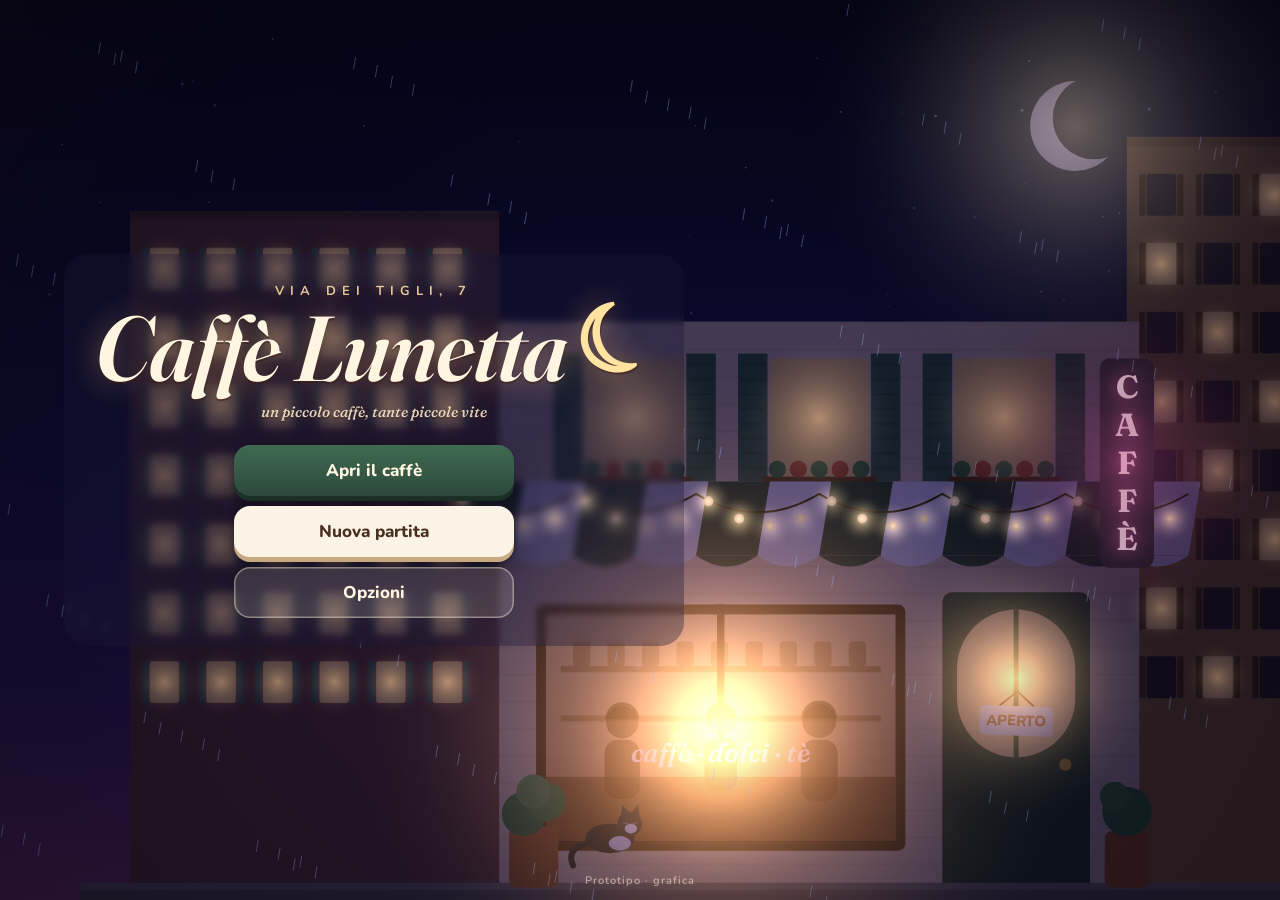
<file: index.html>
<!DOCTYPE html>
<html lang="it">
<head>
<meta charset="utf-8">
<meta name="viewport" content="width=device-width,initial-scale=1,viewport-fit=cover">
<meta name="theme-color" content="#2e4a3c">
<title>Caffè Lunetta</title>
<link rel="preconnect" href="https://fonts.googleapis.com">
<link rel="preconnect" href="https://fonts.gstatic.com" crossorigin>
<link href="https://fonts.googleapis.com/css2?family=Fraunces:ital,opsz,wght@0,9..144,500;0,9..144,600;1,9..144,500;1,9..144,600&family=Nunito:wght@600;700;800&display=swap" rel="stylesheet">
<link rel="stylesheet" href="css/style.css">
</head>
<body>
<div id="title">
  <canvas id="titlecv"></canvas>
  <div class="tbox">
    <div class="logo"><small>Via dei Tigli, 7</small><h1>Caffè Lunetta<span class="moon">☾</span></h1><p>un piccolo caffè, tante piccole vite</p></div>
    <div class="tbtns">
      <button class="tbtn main" id="bPlay">Apri il caffè</button>
      <button class="tbtn" id="bNew">Nuova partita</button>
      <button class="tbtn ghost" id="bOpt">Opzioni</button>
    </div>
  </div>
  <div class="tfoot">Prototipo · grafica</div>
</div>

<div id="app" class="hidden">
  <header id="top">
    <div class="money"><span class="coin"></span><span id="money">0 €</span></div>
    <div class="fama"><b id="famaName">Fama</b><div class="bar"><div id="famaBar"></div></div></div>
    <div class="atm" title="Atmosfera">✨ <span id="atm">0%</span></div>
    <button class="ibtn" id="bMenu" title="Menu">☰</button>
  </header>
  <div id="scenewrap"><canvas id="scene"></canvas><div class="scenehint">← trascina per girare il locale →</div></div>
  <nav id="tabs">
    <button data-t="locale" class="on"><span>☕</span>Locale</button>
    <button data-t="menu"><span>📜</span>Menu</button>
    <button data-t="lab"><span>⚗️</span>Laboratorio<i class="dot"></i></button>
    <button data-t="shop"><span>🛍️</span>Negozio</button>
    <button data-t="diario"><span>📔</span>Taccuino<i class="dot"></i></button>
  </nav>
  <section id="panel"></section>
</div>
<div id="toasts"></div>

<script src="js/data.js"></script>
<script src="js/game.js"></script>
<script src="js/scene.js"></script>
<script src="js/title.js"></script>
<script src="js/ui.js"></script>
</body>
</html>
</file>
<file: css/style.css>
:root{
  --cream:#fbf4e6; --paper:#f6ecd8; --paper2:#efe1c6; --ink:#4a2e20; --ink2:#7a5a44; --mute:#a08670;
  --green:#2e4a3c; --green2:#3f6a52; --terra:#b5523a; --gold:#d8a84a; --line:#e2cfae;
  --shadow:0 6px 18px rgba(74,46,32,.18);
}
*{box-sizing:border-box;-webkit-tap-highlight-color:transparent}
html,body{margin:0;height:100%;background:#2a1d16;color:var(--ink);font-family:'Nunito',system-ui,sans-serif;overflow:hidden;-webkit-user-select:none;user-select:none}
button{font-family:inherit;cursor:pointer}
.hidden{display:none!important}

/* ---------------- schermata iniziale ---------------- */
#title{position:fixed;inset:0;z-index:30;display:flex;align-items:center;justify-content:center;overflow:hidden}
#titlecv{position:absolute;inset:0;width:100%;height:100%}
.tbox{position:relative;z-index:2;display:flex;flex-direction:column;align-items:center;gap:14px;padding:16px;align-self:flex-start;margin-top:8vh}
@media (min-aspect-ratio:11/10){#title{justify-content:flex-start}.tbox{align-self:center;margin:0 0 0 5vw;padding:28px 30px;border-radius:24px;background:rgba(27,24,56,.35);backdrop-filter:blur(3px)}.logo h1{font-size:clamp(44px,5.4vw,76px)}}
.logo{text-align:center;color:#fff6e2;text-shadow:0 2px 0 rgba(60,30,20,.5),0 0 30px rgba(255,190,110,.45)}
.logo small{display:block;font:700 13px 'Nunito';letter-spacing:6px;text-transform:uppercase;color:#f3d9a8;opacity:.9}
.logo h1{margin:4px 0 0;font:600 clamp(48px,11vw,92px)/.95 'Fraunces',Georgia,serif;letter-spacing:-1px;font-style:italic}
.logo h1 .moon{display:inline-block;font-style:normal;transform:translateY(-.08em) rotate(-20deg);color:#ffe3a0;margin-left:.06em}
.logo p{margin:10px 0 0;font:italic 500 15px 'Fraunces',Georgia,serif;color:#f6e6c8;opacity:.9}
.tbtns{display:flex;flex-direction:column;gap:10px;width:min(280px,78vw);margin-top:10px}
.tbtn{border:0;border-radius:16px;padding:14px 18px;font:800 17px 'Nunito';color:var(--ink);background:var(--cream);box-shadow:0 5px 0 #c9a983,0 10px 24px rgba(0,0,0,.35);transition:transform .08s}
.tbtn:active{transform:translateY(3px);box-shadow:0 2px 0 #c9a983,0 6px 14px rgba(0,0,0,.3)}
.tbtn.main{background:linear-gradient(180deg,#3f6a52,#2e4a3c);color:#fff6e2;box-shadow:0 5px 0 #1d3127,0 10px 24px rgba(0,0,0,.35)}
.tbtn.ghost{background:rgba(255,246,226,.14);color:#fff6e2;box-shadow:inset 0 0 0 1.5px rgba(255,246,226,.4)}
.tfoot{position:absolute;bottom:12px;left:0;right:0;text-align:center;font:600 11px 'Nunito';color:rgba(255,240,214,.55);letter-spacing:1px;z-index:2}

/* ---------------- gioco ---------------- */
#app{position:fixed;inset:0;display:grid;grid-template-rows:auto minmax(0,46%) auto minmax(0,1fr);background:var(--paper)}
#top{display:flex;align-items:center;gap:8px;padding:calc(6px + env(safe-area-inset-top)) 10px 6px;background:var(--green);color:#fff6e2;box-shadow:0 2px 10px rgba(0,0,0,.25);z-index:3}
.money{font:800 20px 'Nunito';display:flex;align-items:center;gap:6px;min-width:0}
.money .coin{width:22px;height:22px;border-radius:50%;background:radial-gradient(circle at 35% 30%,#fff3c4,#e8b04a 55%,#a8742a);box-shadow:inset 0 -2px 0 rgba(0,0,0,.2);flex:none}
.fama{flex:1;min-width:0;display:flex;flex-direction:column;gap:3px;padding:0 6px}
.fama b{font:700 11px 'Nunito';letter-spacing:.5px;opacity:.9;white-space:nowrap;overflow:hidden;text-overflow:ellipsis}
.fama b i{font-style:normal;color:#ffd98a}
.bar{height:6px;border-radius:4px;background:rgba(255,255,255,.18);overflow:hidden}
.bar>div{height:100%;background:linear-gradient(90deg,#ffd98a,#ffb85a);border-radius:4px;transition:width .3s}
.atm{display:flex;align-items:center;gap:4px;font:800 13px 'Nunito';background:rgba(255,255,255,.12);padding:4px 8px;border-radius:10px;white-space:nowrap}
.ibtn{width:34px;height:34px;border:0;border-radius:10px;background:rgba(255,255,255,.12);color:#fff6e2;font-size:16px;flex:none}
#scenewrap{position:relative;overflow:hidden;background:#1a1410;touch-action:pan-y}
#scene{display:block;touch-action:none}
.scenehint{position:absolute;right:8px;bottom:8px;font:700 10px 'Nunito';color:#fff6e2;background:rgba(40,30,24,.55);padding:4px 8px;border-radius:8px;pointer-events:none}
#tabs{display:flex;background:var(--paper2);border-bottom:1px solid var(--line);box-shadow:0 -2px 8px rgba(0,0,0,.08);z-index:2}
#tabs button{flex:1;border:0;background:none;padding:8px 2px 7px;font:800 11px 'Nunito';color:var(--ink2);display:flex;flex-direction:column;align-items:center;gap:2px;position:relative}
#tabs button span{font-size:19px;line-height:1;filter:saturate(.8)}
#tabs button.on{color:var(--ink);background:var(--paper)}
#tabs button.on:after{content:"";position:absolute;left:22%;right:22%;top:0;height:3px;border-radius:0 0 3px 3px;background:var(--terra)}
#tabs button .dot{position:absolute;top:5px;right:calc(50% - 18px);width:8px;height:8px;border-radius:50%;background:var(--terra);box-shadow:0 0 0 2px var(--paper2)}
#panel{overflow:auto;padding:12px 12px calc(16px + env(safe-area-inset-bottom));-webkit-overflow-scrolling:touch;touch-action:pan-y;background:var(--paper) url("data:image/svg+xml;utf8,<svg xmlns='http://www.w3.org/2000/svg' width='120' height='120'><filter id='n'><feTurbulence baseFrequency='.9' numOctaves='2'/></filter><rect width='120' height='120' filter='url(%23n)' opacity='.035'/></svg>")}
h3.sec{font:600 17px 'Fraunces',Georgia,serif;margin:4px 2px 8px;color:var(--ink);display:flex;align-items:baseline;gap:8px}
h3.sec small{font:700 11px 'Nunito';color:var(--mute)}
.card{background:var(--cream);border-radius:16px;padding:12px;margin-bottom:10px;box-shadow:var(--shadow);border:1px solid #f0e2c8}
.st-head{display:flex;align-items:center;gap:10px}
.st-ico{width:46px;height:46px;border-radius:14px;display:flex;align-items:center;justify-content:center;font-size:26px;background:var(--paper2);flex:none}
.st-head h4{margin:0;font:600 16px 'Fraunces',Georgia,serif}
.st-head p{margin:2px 0 0;font:700 12px 'Nunito';color:var(--ink2)}
.tapbtn{margin-left:auto;border:0;border-radius:14px;padding:12px 16px;font:800 15px 'Nunito';color:#fff6e2;background:linear-gradient(180deg,#c86a48,#a84a32);box-shadow:0 4px 0 #7a3220;transition:transform .06s}
.tapbtn:active{transform:translateY(3px);box-shadow:0 1px 0 #7a3220}
.chips{display:flex;flex-wrap:wrap;gap:6px;margin-top:10px}
.chip{font:700 11px 'Nunito';background:var(--paper2);color:var(--ink2);padding:4px 8px;border-radius:8px}
.row2{display:grid;grid-template-columns:1fr 1fr;gap:8px;margin-top:10px}
.buy{border:0;border-radius:12px;padding:8px 10px;text-align:left;background:var(--paper2);color:var(--ink);box-shadow:inset 0 0 0 1.5px var(--line);display:flex;flex-direction:column;gap:2px}
.buy b{font:800 13px 'Nunito'}
.buy small{font:700 11px 'Nunito';color:var(--ink2)}
.buy .pr{font:800 13px 'Nunito';color:var(--green2)}
.buy:disabled{opacity:.5}
.buy.can{box-shadow:inset 0 0 0 1.5px #8ab89a;background:#eef3e4}
.demand{display:flex;gap:8px;flex-wrap:wrap;margin:0 2px 10px;font:700 12px 'Nunito';color:var(--ink2)}
.demand span{background:var(--cream);padding:5px 9px;border-radius:10px;box-shadow:inset 0 0 0 1px var(--line)}

/* toast */
#toasts{position:fixed;left:50%;transform:translateX(-50%);top:calc(56px + env(safe-area-inset-top));z-index:40;display:flex;flex-direction:column;gap:6px;width:min(360px,92vw);pointer-events:none}
.toast{background:var(--cream);border-radius:14px;padding:9px 12px;box-shadow:0 8px 24px rgba(0,0,0,.25);display:flex;gap:10px;align-items:center;font:700 13px 'Nunito';animation:tin .35s ease;border-left:4px solid var(--gold);pointer-events:auto}
.toast .e{font-size:22px}
.toast small{display:block;font-weight:600;color:var(--ink2);font-size:11px}
@keyframes tin{from{opacity:0;transform:translateY(-10px)}}

@media (min-aspect-ratio:1/1){
  #app{grid-template-columns:minmax(0,1fr) minmax(340px,400px);grid-template-rows:auto auto minmax(0,1fr)}
  #top{grid-column:1/3}
  #scenewrap{grid-row:2/4}
  #tabs{grid-column:2}
  #panel{grid-column:2;border-left:1px solid var(--line)}
}
</file>
